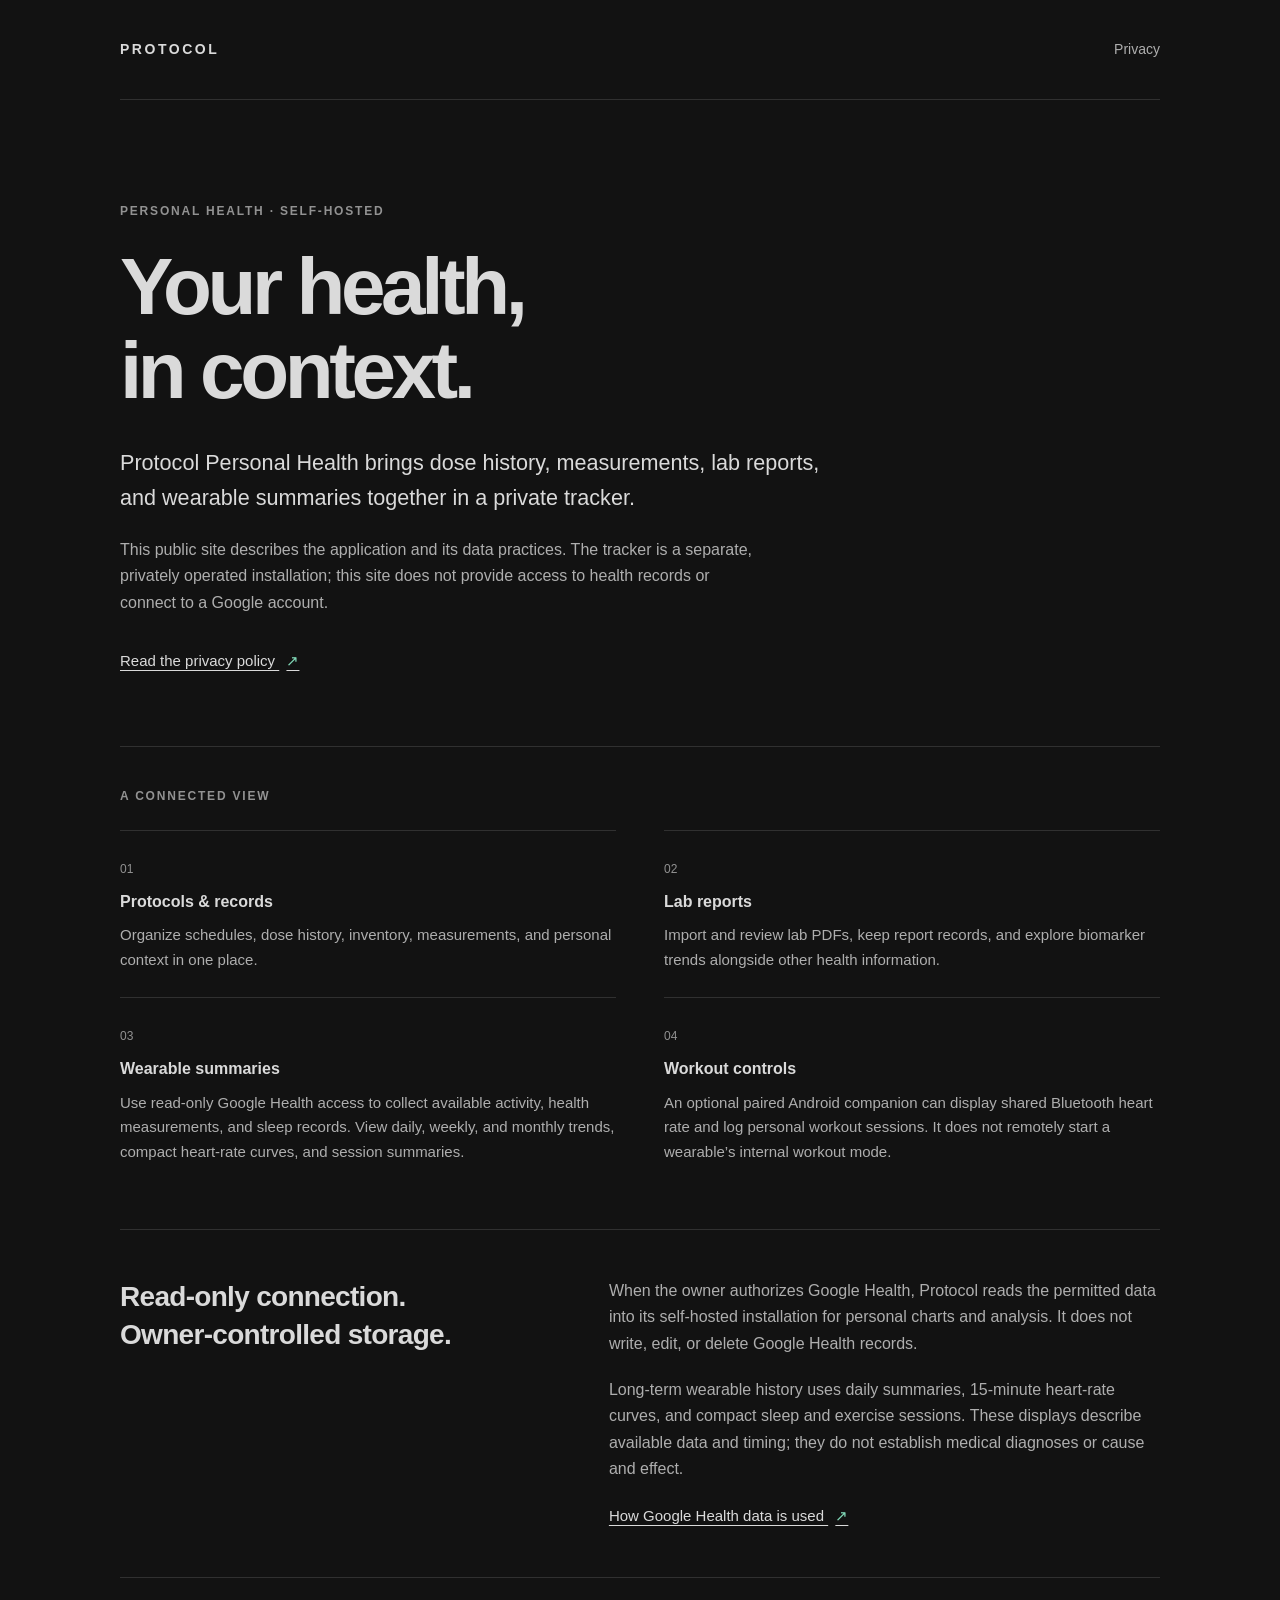
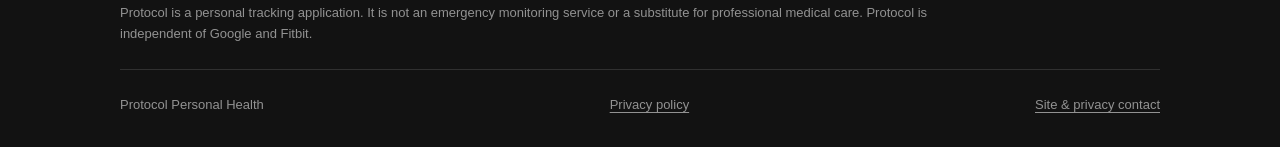
<file: index.html>
<!doctype html>
<html lang="en">
<head>
  <meta charset="utf-8">
  <meta name="viewport" content="width=device-width, initial-scale=1">
  <meta name="description" content="Protocol Personal Health is a private, self-hosted health tracker that brings protocols, measurements, lab reports, and wearable summaries together.">
  <meta name="referrer" content="no-referrer">
  <meta http-equiv="Content-Security-Policy" content="default-src 'none'; style-src 'self'; img-src 'self'; base-uri 'none'; form-action 'none'">
  <title>Protocol Personal Health</title>
  <link rel="stylesheet" href="styles.css">
</head>
<body>
  <a class="skip" href="#main">Skip to content</a>
  <header class="site-header wrap">
    <a class="wordmark" href="./" aria-label="Protocol Personal Health home">Protocol</a>
    <nav aria-label="Main navigation"><a href="privacy.html">Privacy</a></nav>
  </header>
  <main id="main" class="wrap">
    <section class="hero" aria-labelledby="title">
      <p class="eyebrow">Personal health · Self-hosted</p>
      <h1 id="title">Your health,<br>in context.</h1>
      <p class="lead">Protocol Personal Health brings dose history, measurements, lab reports, and wearable summaries together in a private tracker.</p>
      <p class="secondary">This public site describes the application and its data practices. The tracker is a separate, privately operated installation; this site does not provide access to health records or connect to a Google account.</p>
      <a class="text-link" href="privacy.html">Read the privacy policy <span aria-hidden="true">↗</span></a>
    </section>
    <section class="section" aria-labelledby="features">
      <h2 id="features" class="eyebrow">A connected view</h2>
      <div class="features">
        <article><span class="index" aria-hidden="true">01</span><h3>Protocols &amp; records</h3><p>Organize schedules, dose history, inventory, measurements, and personal context in one place.</p></article>
        <article><span class="index" aria-hidden="true">02</span><h3>Lab reports</h3><p>Import and review lab PDFs, keep report records, and explore biomarker trends alongside other health information.</p></article>
        <article><span class="index" aria-hidden="true">03</span><h3>Wearable summaries</h3><p>Use read-only Google Health access to collect available activity, health measurements, and sleep records. View daily, weekly, and monthly trends, compact heart-rate curves, and session summaries.</p></article>
        <article><span class="index" aria-hidden="true">04</span><h3>Workout controls</h3><p>An optional paired Android companion can display shared Bluetooth heart rate and log personal workout sessions. It does not remotely start a wearable’s internal workout mode.</p></article>
      </div>
    </section>
    <section class="section context" aria-labelledby="connection">
      <h2 id="connection">Read-only connection.<br>Owner-controlled storage.</h2>
      <div><p>When the owner authorizes Google Health, Protocol reads the permitted data into its self-hosted installation for personal charts and analysis. It does not write, edit, or delete Google Health records.</p><p>Long-term wearable history uses daily summaries, 15-minute heart-rate curves, and compact sleep and exercise sessions. These displays describe available data and timing; they do not establish medical diagnoses or cause and effect.</p><a class="text-link" href="privacy.html#google-health">How Google Health data is used <span aria-hidden="true">↗</span></a></div>
    </section>
    <aside class="notice"><p>Protocol is a personal tracking application. It is not an emergency monitoring service or a substitute for professional medical care. Protocol is independent of Google and Fitbit.</p></aside>
  </main>
  <footer class="wrap site-footer"><span>Protocol Personal Health</span><a href="privacy.html">Privacy policy</a><a href="https://github.com/NICKOGALLC/protocol-public-site/issues" rel="noreferrer">Site &amp; privacy contact</a></footer>
</body>
</html>
</file>
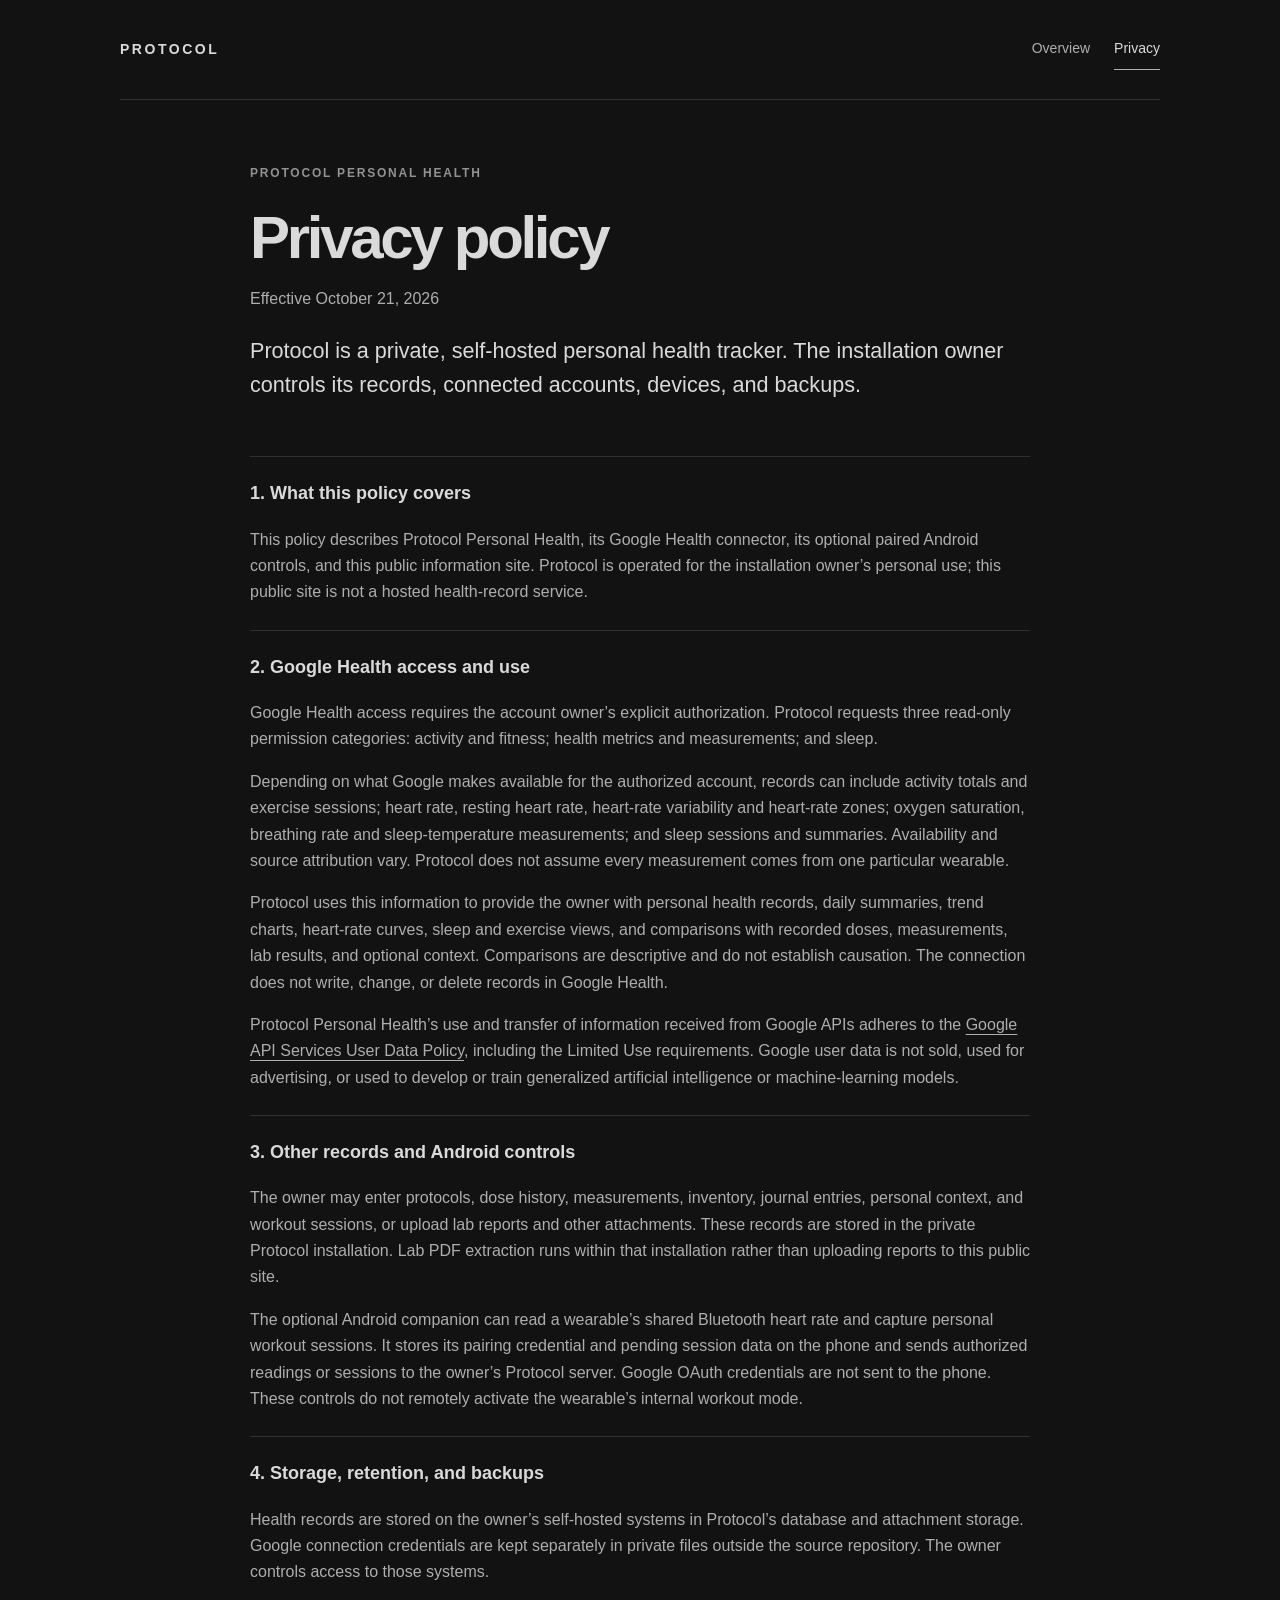
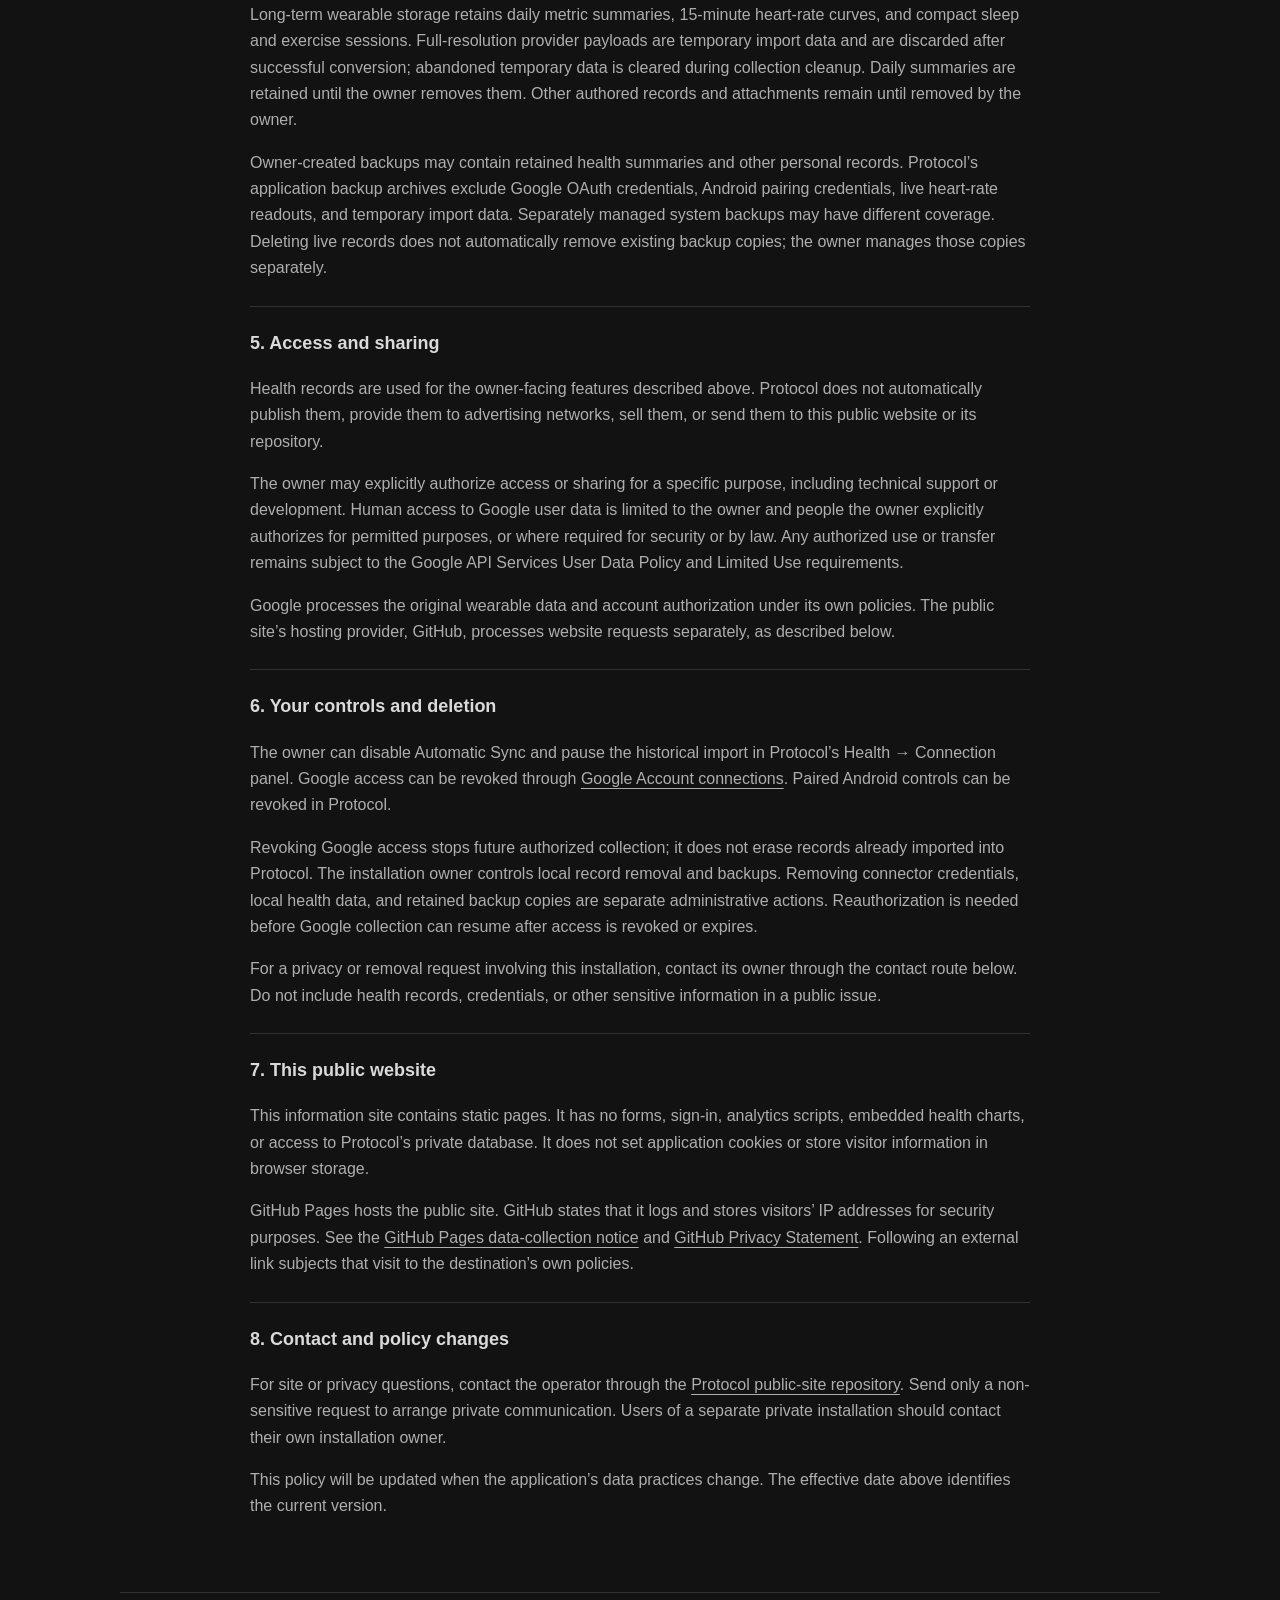
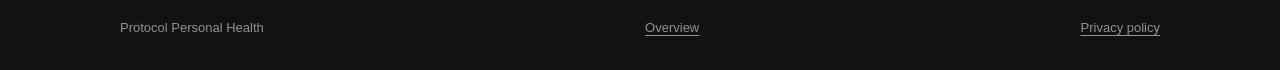
<file: privacy.html>
<!doctype html>
<html lang="en">
<head>
  <meta charset="utf-8">
  <meta name="viewport" content="width=device-width, initial-scale=1">
  <meta name="description" content="How Protocol Personal Health accesses, uses, stores, and shares Google Health data and other personal records.">
  <meta name="referrer" content="no-referrer">
  <meta http-equiv="Content-Security-Policy" content="default-src 'none'; style-src 'self'; img-src 'self'; base-uri 'none'; form-action 'none'">
  <title>Privacy policy · Protocol Personal Health</title>
  <link rel="stylesheet" href="styles.css">
</head>
<body>
  <a class="skip" href="#main">Skip to content</a>
  <header class="site-header wrap"><a class="wordmark" href="./" aria-label="Protocol Personal Health home">Protocol</a><nav aria-label="Main navigation"><a href="./">Overview</a><a href="privacy.html" aria-current="page">Privacy</a></nav></header>
  <main id="main" class="wrap policy">
    <div class="policy-heading"><p class="eyebrow">Protocol Personal Health</p><h1>Privacy policy</h1><p class="secondary">Effective <time datetime="2026-10-21">October 21, 2026</time></p><p class="lead">Protocol is a private, self-hosted personal health tracker. The installation owner controls its records, connected accounts, devices, and backups.</p></div>
    <section aria-labelledby="scope"><h2 id="scope">1. What this policy covers</h2><p>This policy describes Protocol Personal Health, its Google Health connector, its optional paired Android controls, and this public information site. Protocol is operated for the installation owner’s personal use; this public site is not a hosted health-record service.</p></section>
    <section aria-labelledby="google-health"><h2 id="google-health">2. Google Health access and use</h2><p>Google Health access requires the account owner’s explicit authorization. Protocol requests three read-only permission categories: activity and fitness; health metrics and measurements; and sleep.</p><p>Depending on what Google makes available for the authorized account, records can include activity totals and exercise sessions; heart rate, resting heart rate, heart-rate variability and heart-rate zones; oxygen saturation, breathing rate and sleep-temperature measurements; and sleep sessions and summaries. Availability and source attribution vary. Protocol does not assume every measurement comes from one particular wearable.</p><p>Protocol uses this information to provide the owner with personal health records, daily summaries, trend charts, heart-rate curves, sleep and exercise views, and comparisons with recorded doses, measurements, lab results, and optional context. Comparisons are descriptive and do not establish causation. The connection does not write, change, or delete records in Google Health.</p><p>Protocol Personal Health’s use and transfer of information received from Google APIs adheres to the <a href="https://developers.google.com/terms/api-services-user-data-policy" rel="noreferrer">Google API Services User Data Policy</a>, including the Limited Use requirements. Google user data is not sold, used for advertising, or used to develop or train generalized artificial intelligence or machine-learning models.</p></section>
    <section aria-labelledby="other-data"><h2 id="other-data">3. Other records and Android controls</h2><p>The owner may enter protocols, dose history, measurements, inventory, journal entries, personal context, and workout sessions, or upload lab reports and other attachments. These records are stored in the private Protocol installation. Lab PDF extraction runs within that installation rather than uploading reports to this public site.</p><p>The optional Android companion can read a wearable’s shared Bluetooth heart rate and capture personal workout sessions. It stores its pairing credential and pending session data on the phone and sends authorized readings or sessions to the owner’s Protocol server. Google OAuth credentials are not sent to the phone. These controls do not remotely activate the wearable’s internal workout mode.</p></section>
    <section aria-labelledby="storage"><h2 id="storage">4. Storage, retention, and backups</h2><p>Health records are stored on the owner’s self-hosted systems in Protocol’s database and attachment storage. Google connection credentials are kept separately in private files outside the source repository. The owner controls access to those systems.</p><p>Long-term wearable storage retains daily metric summaries, 15-minute heart-rate curves, and compact sleep and exercise sessions. Full-resolution provider payloads are temporary import data and are discarded after successful conversion; abandoned temporary data is cleared during collection cleanup. Daily summaries are retained until the owner removes them. Other authored records and attachments remain until removed by the owner.</p><p>Owner-created backups may contain retained health summaries and other personal records. Protocol’s application backup archives exclude Google OAuth credentials, Android pairing credentials, live heart-rate readouts, and temporary import data. Separately managed system backups may have different coverage. Deleting live records does not automatically remove existing backup copies; the owner manages those copies separately.</p></section>
    <section aria-labelledby="sharing"><h2 id="sharing">5. Access and sharing</h2><p>Health records are used for the owner-facing features described above. Protocol does not automatically publish them, provide them to advertising networks, sell them, or send them to this public website or its repository.</p><p>The owner may explicitly authorize access or sharing for a specific purpose, including technical support or development. Human access to Google user data is limited to the owner and people the owner explicitly authorizes for permitted purposes, or where required for security or by law. Any authorized use or transfer remains subject to the Google API Services User Data Policy and Limited Use requirements.</p><p>Google processes the original wearable data and account authorization under its own policies. The public site’s hosting provider, GitHub, processes website requests separately, as described below.</p></section>
    <section aria-labelledby="controls"><h2 id="controls">6. Your controls and deletion</h2><p>The owner can disable Automatic Sync and pause the historical import in Protocol’s Health → Connection panel. Google access can be revoked through <a href="https://myaccount.google.com/connections" rel="noreferrer">Google Account connections</a>. Paired Android controls can be revoked in Protocol.</p><p>Revoking Google access stops future authorized collection; it does not erase records already imported into Protocol. The installation owner controls local record removal and backups. Removing connector credentials, local health data, and retained backup copies are separate administrative actions. Reauthorization is needed before Google collection can resume after access is revoked or expires.</p><p>For a privacy or removal request involving this installation, contact its owner through the contact route below. Do not include health records, credentials, or other sensitive information in a public issue.</p></section>
    <section aria-labelledby="website"><h2 id="website">7. This public website</h2><p>This information site contains static pages. It has no forms, sign-in, analytics scripts, embedded health charts, or access to Protocol’s private database. It does not set application cookies or store visitor information in browser storage.</p><p>GitHub Pages hosts the public site. GitHub states that it logs and stores visitors’ IP addresses for security purposes. See the <a href="https://docs.github.com/en/pages/getting-started-with-github-pages/what-is-github-pages#data-collection" rel="noreferrer">GitHub Pages data-collection notice</a> and <a href="https://docs.github.com/en/site-policy/privacy-policies/github-general-privacy-statement" rel="noreferrer">GitHub Privacy Statement</a>. Following an external link subjects that visit to the destination’s own policies.</p></section>
    <section aria-labelledby="contact"><h2 id="contact">8. Contact and policy changes</h2><p>For site or privacy questions, contact the operator through the <a href="https://github.com/NICKOGALLC/protocol-public-site/issues" rel="noreferrer">Protocol public-site repository</a>. Send only a non-sensitive request to arrange private communication. Users of a separate private installation should contact their own installation owner.</p><p>This policy will be updated when the application’s data practices change. The effective date above identifies the current version.</p></section>
  </main>
  <footer class="wrap site-footer"><span>Protocol Personal Health</span><a href="./">Overview</a><a href="privacy.html">Privacy policy</a></footer>
</body>
</html>
</file>
<file: styles.css>
:root {
  color-scheme: dark;
  --background: #121212;
  --line: #303030;
  --text: #dadada;
  --secondary: #aeaeae;
  --muted: #929292;
  --accent: #80d8b7;
  font-family: ui-sans-serif, -apple-system, BlinkMacSystemFont, "Segoe UI", sans-serif;
  font-synthesis: none;
  -webkit-font-smoothing: antialiased;
}
* { box-sizing: border-box; }
html { scroll-padding-top: 2rem; }
body { margin: 0; background: var(--background); color: var(--text); font-size: 1rem; line-height: 1.65; }
a { color: inherit; text-underline-offset: .25em; }
a:hover { color: var(--accent); }
a:focus-visible { outline: 2px solid var(--accent); outline-offset: 6px; border-radius: 2px; }
::selection { background: #285644; color: #fff; }
.wrap { width: min(100% - 3rem, 1040px); margin-inline: auto; }
.skip { position: absolute; top: -10rem; left: 1rem; padding: .5rem 1rem; background: var(--background); z-index: 1; }
.skip:focus { top: 1rem; }
.site-header { display: flex; align-items: center; justify-content: space-between; gap: 1.5rem; min-height: 100px; border-bottom: 1px solid var(--line); }
.wordmark { text-decoration: none; font-size: .875rem; font-weight: 750; letter-spacing: .18em; text-transform: uppercase; }
nav { display: flex; gap: 1.5rem; font-size: .875rem; color: var(--secondary); }
nav a { text-decoration: none; padding-block: .5rem; }
nav [aria-current] { color: var(--text); border-bottom: 1px solid var(--secondary); }
.hero { padding-block: clamp(3.5rem, 8vw, 7.5rem) 4.5rem; max-width: 740px; }
.eyebrow { margin: 0 0 1.4rem; color: var(--muted); font-size: .75rem; font-weight: 700; letter-spacing: .15em; text-transform: uppercase; }
h1 { font-size: clamp(2.75rem, 7vw, 5rem); line-height: 1.06; font-weight: 550; letter-spacing: -.055em; margin: 0 0 2rem; }
.lead { font-size: clamp(1.125rem, 2vw, 1.35rem); color: var(--text); line-height: 1.6; }
.secondary, article p { color: var(--secondary); }
.hero .secondary { max-width: 650px; margin-block: 1.25rem 2rem; }
.text-link { display: inline-block; font-size: .9375rem; }
.text-link span { padding-left: .45rem; color: var(--accent); }
.section { border-top: 1px solid var(--line); padding-block: 2.5rem; }
.features { display: grid; grid-template-columns: repeat(2, minmax(0, 1fr)); column-gap: 3rem; }
article { padding-block: 1.5rem; border-top: 1px solid var(--line); }
.index { color: var(--muted); font-variant-numeric: tabular-nums; font-size: .75rem; }
h3 { font-size: 1rem; margin: .5rem 0; font-weight: 650; }
article p { margin: 0; font-size: .9375rem; }
.context { display: grid; grid-template-columns: 1fr 1.25fr; gap: 3rem; padding-block: 3rem; }
.context h2 { font-size: clamp(1.35rem, 3vw, 1.75rem); line-height: 1.35; letter-spacing: -.025em; font-weight: 550; margin: 0; }
.context p { margin: 0 0 1.25rem; color: var(--secondary); }
.notice { border-top: 1px solid var(--line); padding-block: 1.5rem; color: var(--muted); font-size: .8125rem; }
.notice p { max-width: 820px; margin: 0; }
.site-footer { display: flex; flex-wrap: wrap; gap: 1rem 2rem; justify-content: space-between; border-top: 1px solid var(--line); padding-block: 1.5rem 2rem; color: var(--muted); font-size: .8125rem; }
.policy { max-width: 780px; padding-bottom: 3rem; }
.policy-heading { padding-block: 4rem 2rem; }
.policy h1 { font-size: clamp(2.5rem, 6vw, 3.75rem); margin-bottom: 1rem; }
.policy section { padding-block: 1.5rem; border-top: 1px solid var(--line); }
.policy h2 { font-size: 1.125rem; line-height: 1.4; font-weight: 650; margin: 0 0 1.25rem; }
.policy section p { color: var(--secondary); margin: 0 0 1rem; }
.policy section p:last-child { margin-bottom: 0; }
.policy section a { overflow-wrap: anywhere; }
@media (max-width: 600px) {
  .wrap { width: calc(100% - 2rem); }
  .site-header { min-height: 80px; }
  .hero { padding-bottom: 3rem; }
  .features, .context { grid-template-columns: 1fr; }
  .context { gap: 1.5rem; }
  .section { padding-block: 2rem; }
  .policy-heading { padding-top: 3rem; }
  .site-footer { justify-content: flex-start; gap: .75rem 1.5rem; }
  .site-footer > span { flex-basis: 100%; }
}
</file>
